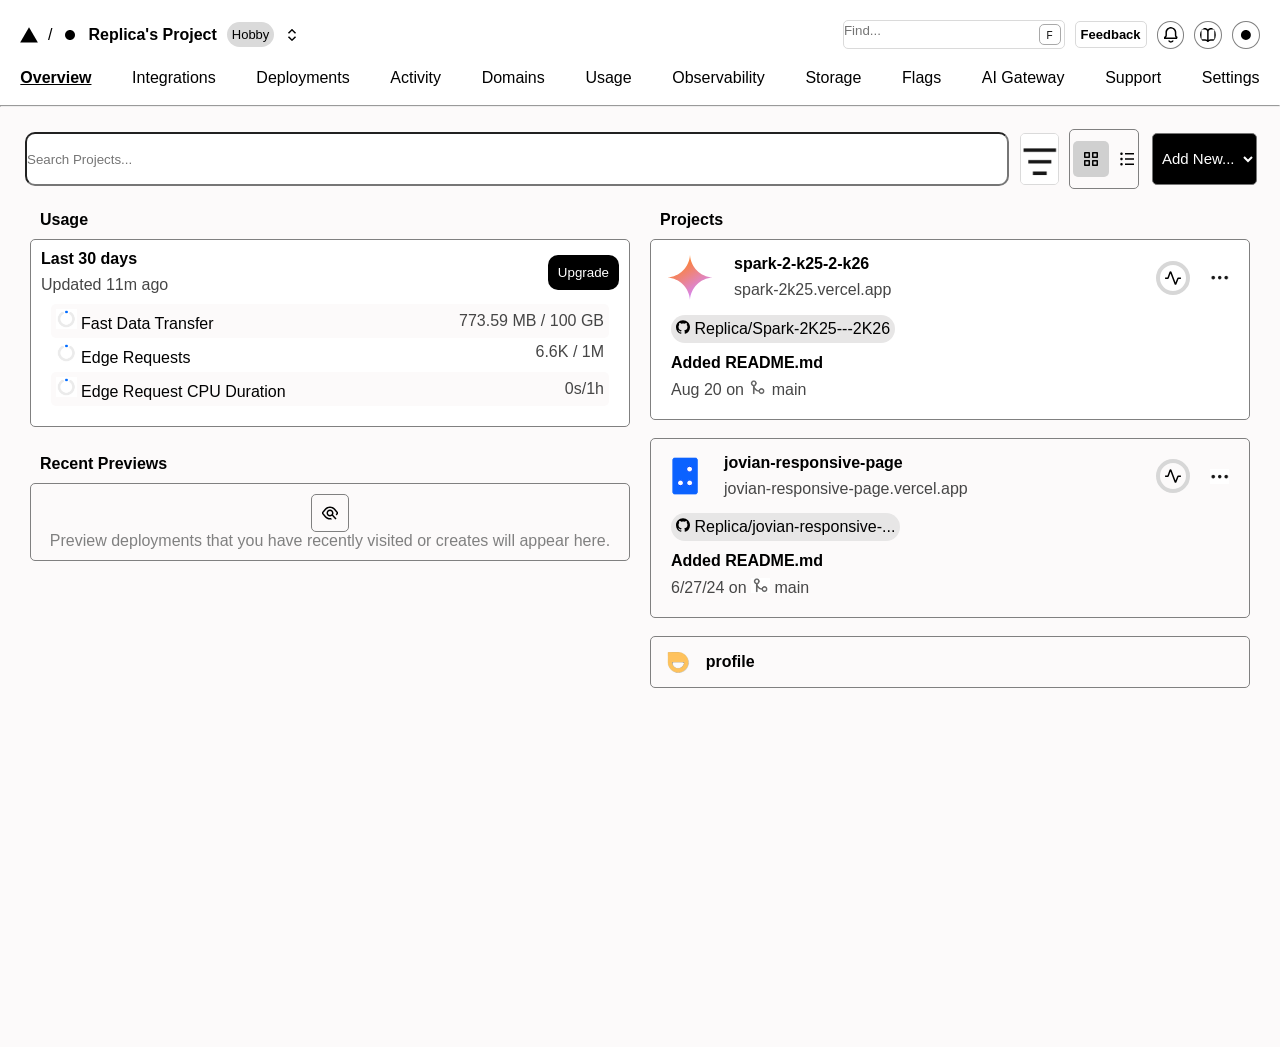
<file: index.html>
<!DOCTYPE html>
<html lang="en">
<head>
    <meta charset="UTF-8">
    <meta name="viewport" content="width=device-width, initial-scale=1.0">
    <link rel="icon" href="/VercelFavicon.ico" type="image/x-icon">
    <title>Replica's Project</title>
    <link rel="stylesheet" href="style1.css">
</head>
<body>

    <!-- NAVBAR -->

    <header>

    <!-- NAVBAR-SECTION1 -->
    <div class="navbar-section1">
        <!-- NAVBAR-SECTION1-PART1 -->
        <div class="navbar-section1-part1">
            <?xml version="1.0" encoding="UTF-8"?>
            <svg xmlns="http://www.w3.org/2000/svg" aria-label="Vercel Logo" fill="black" viewBox="0 0 75 65" height="18" width="18">
                <path d="M37.59.25l36.95 64H.64l36.95-64z"></path>
            </svg>
            <span>/</span>
            <svg xmlns="http://www.w3.org/2000/svg" class="bell-module__AXcxMG__statusIcon" data-testid="geist-icon" height="16" stroke-linejoin="round" viewBox="0 0 16 16" width="16">          <!--STYLE ADDED-->
                <path d="M13 8C13 10.7614 10.7614 13 8 13C5.23858 13 3 10.7614 3 8C3 5.23858 5.23858 3 8 3C10.7614 3 13 5.23858 13 8Z" fill="black"></path>
            </svg>
            <h4>Replica's Project</h4>
            <p>Hobby</p>
            <?xml version="1.0" encoding="UTF-8"?>
            <svg xmlns="http://www.w3.org/2000/svg" data-testid="geist-icon" height="16" stroke-linejoin="round" viewBox="0 0 16 16" width="16">
                <path fill-rule="evenodd" clip-rule="evenodd" d="M8.7071 2.39644C8.31658 2.00592 7.68341 2.00592 7.29289 2.39644L4.46966 5.21966L3.93933 5.74999L4.99999 6.81065L5.53032 6.28032L7.99999 3.81065L10.4697 6.28032L11 6.81065L12.0607 5.74999L11.5303 5.21966L8.7071 2.39644ZM5.53032 9.71966L4.99999 9.18933L3.93933 10.25L4.46966 10.7803L7.29289 13.6035C7.68341 13.9941 8.31658 13.9941 8.7071 13.6035L11.5303 10.7803L12.0607 10.25L11 9.18933L10.4697 9.71966L7.99999 12.1893L5.53032 9.71966Z" fill="black"></path>
            </svg>
        </div>
        <!-- NAVBAR-SECTION1-PART2 -->
        <div class="navbar-section1-part2">
            <div class="navbar-textbox">
                <input class = "input-field" type="text" placeholder="Find..." style="border-radius: 5px;">
                <button class="input-button">F</button>                                     <!--STYLE ADDED-->
            </div>
            <p style="font-weight: bold;">Feedback</p>
            <?xml version="1.0" encoding="UTF-8"?>
            <svg xmlns="http://www.w3.org/2000/svg" class="bell-module__AXcxMG__svgNoPointerEvents" data-testid="geist-icon" height="16" stroke-linejoin="round" viewBox="0 0 16 16" width="16">
                <path fill-rule="evenodd" clip-rule="evenodd" d="M7.9925 0C4.95079 0 2.485 2.46579 2.485 5.5075V8.22669C2.485 8.77318 2.21321 9.28388 1.75992 9.58912L1.33108 9.8779L1 10.1009V10.5V11.25V12H1.75H14.25H15V11.25V10.5V10.0986L14.666 9.87596L14.2306 9.58565C13.7741 9.28137 13.5 8.76913 13.5 8.22059V5.5075C13.5 2.46579 11.0342 0 7.9925 0ZM3.985 5.5075C3.985 3.29422 5.77922 1.5 7.9925 1.5C10.2058 1.5 12 3.29422 12 5.5075V8.22059C12 9.09029 12.36 9.91233 12.9801 10.5H3.01224C3.62799 9.91235 3.985 9.09303 3.985 8.22669V5.5075ZM10.7486 13.5H9.16778L9.16337 13.5133C9.09591 13.716 8.94546 13.9098 8.72067 14.0501C8.52343 14.1732 8.27577 14.25 8.00002 14.25C7.72426 14.25 7.47661 14.1732 7.27936 14.0501C7.05458 13.9098 6.90412 13.716 6.83666 13.5133L6.83225 13.5H5.25143L5.41335 13.9867C5.60126 14.5516 5.99263 15.0152 6.48523 15.3226C6.92164 15.5949 7.44461 15.75 8.00002 15.75C8.55542 15.75 9.07839 15.5949 9.5148 15.3226C10.0074 15.0152 10.3988 14.5516 10.5867 13.9867L10.7486 13.5Z" fill="black"></path>
            </svg>
            <?xml version="1.0" encoding="UTF-8"?>
            <svg xmlns="http://www.w3.org/2000/svg" class="!text-gray-1000" data-testid="geist-icon" height="16" stroke-linejoin="round" viewBox="0 0 16 16" width="16">
                <path fill-rule="evenodd" clip-rule="evenodd" d="M0 1H0.75H5C6.2267 1 7.31583 1.58901 8 2.49963C8.68417 1.58901 9.7733 1 11 1H15.25H16V1.75V13V13.75H15.25H10.7426C10.1459 13.75 9.57361 13.9871 9.15165 14.409L8.53033 15.0303H7.46967L6.84835 14.409C6.42639 13.9871 5.8541 13.75 5.25736 13.75H0.75H0V13V1.75V1ZM7.25 4.75C7.25 3.50736 6.24264 2.5 5 2.5H1.5V12.25H5.25736C5.96786 12.25 6.65758 12.4516 7.25 12.8232V4.75ZM8.75 12.8232V4.75C8.75 3.50736 9.75736 2.5 11 2.5H14.5V12.25H10.7426C10.0321 12.25 9.34242 12.4516 8.75 12.8232Z" fill="black"></path>
            </svg>
            <?xml version="1.0" encoding="UTF-8"?>
            <svg xmlns="http://www.w3.org/2000/svg" class="bell-module__AXcxMG__statusIcon" data-testid="geist-icon" height="16" stroke-linejoin="round" viewBox="0 0 16 16" width="16">
                <path d="M13 8C13 10.7614 10.7614 13 8 13C5.23858 13 3 10.7614 3 8C3 5.23858 5.23858 3 8 3C10.7614 3 13 5.23858 13 8Z" fill="black"></path>
            </svg>
        </div>
     </div>

     <!-- NAVBAR-SECTION2 -->
     <div class="navbar-section2">
        <p style="font-weight: bold; text-decoration: underline;">Overview</p>
        <p>Integrations</p>
        <p>Deployments</p>
        <p>Activity</p>
        <p>Domains</p>
        <p>Usage</p>
        <p>Observability</p>
        <p>Storage</p>
        <p>Flags</p>
        <p>AI Gateway</p>
        <p>Support</p>
        <p>Settings</p>
     </div>
     <br>

    </header>
    <hr>



    <!-- MAIN-BODY -->

    <div class="main-body">

        <!-- MAIN-BODY1 -->
        <div class="main-body1">
            <div class="main-body1-textbox">
                <input type="text" class="proj-searchbox" placeholder="Search Projects...">
            </div>
            <img src="filtericon.png" height="49.77" style="border: 1px solid rgb(218, 218, 218); border-radius: 5px;">                     <!--STYLE ADDED-->    
            <div class="main-body1-icons">
                <?xml version="1.0" encoding="UTF-8"?>                      
                <svg xmlns="http://www.w3.org/2000/svg" data-testid="geist-icon" height="16" stroke-linejoin="round" viewBox="0 0 16 16" width="16" style="border: none grey; background-color: rgb(208, 208, 208); border-radius: 5px; padding: 10px;">                   <!-- BORDER APPLIED -->
                    <path fill-rule="evenodd" clip-rule="evenodd" d="M2.5 5.5V2.5H5.5V5.5H2.5ZM1 2C1 1.44772 1.44772 1 2 1H6C6.55228 1 7 1.44772 7 2V6C7 6.55228 6.55228 7 6 7H2C1.44772 7 1 6.55228 1 6V2ZM2.5 13.5V10.5H5.5V13.5H2.5ZM1 10C1 9.44772 1.44772 9 2 9H6C6.55228 9 7 9.44772 7 10V14C7 14.5523 6.55228 15 6 15H2C1.44772 15 1 14.5523 1 14V10ZM10.5 2.5V5.5H13.5V2.5H10.5ZM10 1C9.44772 1 9 1.44772 9 2V6C9 6.55228 9.44772 7 10 7H14C14.5523 7 15 6.55228 15 6V2C15 1.44772 14.5523 1 14 1H10ZM10.5 13.5V10.5H13.5V13.5H10.5ZM9 10C9 9.44772 9.44772 9 10 9H14C14.5523 9 15 9.44772 15 10V14C15 14.5523 14.5523 15 14 15H10C9.44772 15 9 14.5523 9 14V10Z" fill="black"></path>
                </svg>
                <?xml version="1.0" encoding="UTF-8"?>
                <svg xmlns="http://www.w3.org/2000/svg" data-testid="geist-icon" height="16" stroke-linejoin="round" viewBox="0 0 16 16" width="16">
                    <path fill-rule="evenodd" clip-rule="evenodd" d="M2.5 4C3.19036 4 3.75 3.44036 3.75 2.75C3.75 2.05964 3.19036 1.5 2.5 1.5C1.80964 1.5 1.25 2.05964 1.25 2.75C1.25 3.44036 1.80964 4 2.5 4ZM2.5 9.25C3.19036 9.25 3.75 8.69036 3.75 8C3.75 7.30964 3.19036 6.75 2.5 6.75C1.80964 6.75 1.25 7.30964 1.25 8C1.25 8.69036 1.80964 9.25 2.5 9.25ZM3.75 13.25C3.75 13.9404 3.19036 14.5 2.5 14.5C1.80964 14.5 1.25 13.9404 1.25 13.25C1.25 12.5596 1.80964 12 2.5 12C3.19036 12 3.75 12.5596 3.75 13.25ZM6.75 2H6V3.5H6.75H14.25H15V2H14.25H6.75ZM6.75 7.25H6V8.75H6.75H14.25H15V7.25H14.25H6.75ZM6.75 12.5H6V14H6.75H14.25H15V12.5H14.25H6.75Z" fill="black"></path>
                </svg>
            </div>
            <div class="main-body1-select">   
            <select class="search-select" style="background-color: black; color: white; height: 52.77px ;padding: 5px; font-size: 15px; border-radius: 5px;">                       <!-- STYLE APPLIED -->
                    <option>Add New...</option>
            </select>
            </div>
        </div>


        <!-- MAIN-BODY2 -->
        <div class="main-body2">

            <!-- MAIN-BODY2-Part1 -->
             <div class="main-body2-part1">
                <h4 style="margin: 10px;">Usage</h4>                                 <!-- MARGIN ADDED-->
                <div class="body2-box1">
                    <div class="box1-section1">
                        <div class="box1-section1-part1">                                 
                            <p style="font-weight: bold; padding-bottom: 8px;">Last 30 days</p>
                            <p style="color: rgb(70, 70, 70);">Updated 11m ago</p>
                        </div>
                        <button style="background-color: black; color: white; padding: 10px; border-radius: 10px; border: none;">Upgrade</button>             <!-- STYLE APPLIED -->
                    </div>
                    <div class="box1-section2">
                        <div class="section2-part1">
                            <p><img src="Progress-circle.png" height="20px"> Fast Data Transfer</p>
                            <p style="color: rgb(70, 70, 70);">773.59 MB / 100 GB</p>
                        </div>
                        <div class="section2-part2">
                            <p><img src="Progress-circle.png" height="20px"> Edge Requests</p>
                            <p style="color: rgb(70, 70, 70);">6.6K / 1M</p>
                        </div>
                        <div class="section2-part3">
                            <p><img src="Progress-circle.png" height="20px"> Edge Request CPU Duration</p>
                            <p style="color: rgb(70, 70, 70);">0s/1h</p>
                        </div>
                    </div>
                </div>  <br>
                <h4 style="margin: 10px;">Recent Previews</h4>                               <!-- MARGIN ADDED-->
                <div class="body2-part2"> 
                    <svg data-testid="geist-icon" height="16" stroke-linejoin="round" style="color: currentcolor;" viewBox="0 0 16 16" width="16" class="b2b2-svg">
                        <path fill-rule="evenodd" clip-rule="evenodd" d="M4.02174 4.76932C6.11625 2.33698 9.8838 2.33698 11.9783 4.76932L14.7603 7.99999L13.6664 9.27031L14.6934 10.3764L16.3184 8.48938V7.5106L13.115 3.79054C10.422 0.663244 5.57803 0.663247 2.88509 3.79054L-0.318298 7.5106V8.48938L2.88509 12.2094C4.7342 14.3568 7.59749 15.0297 10.0822 14.2281L8.9183 12.9747C7.16767 13.2832 5.28865 12.7019 4.02174 11.2307L1.23978 7.99999L4.02174 4.76932ZM8 6C6.89543 6 6 6.89543 6 8C6 9.10457 6.89543 10 8 10C9.10457 10 10 9.10457 10 8C10 6.89543 9.10457 6 8 6ZM4.5 8C4.5 6.067 6.067 4.5 8 4.5C9.933 4.5 11.5 6.067 11.5 8C11.5 8.63488 11.331 9.23028 11.0354 9.74364L14.0496 12.9897L14.5599 13.5393L13.4607 14.5599L12.9504 14.0103L10.0223 10.857C9.4512 11.262 8.7534 11.5 8 11.5C6.067 11.5 4.5 9.933 4.5 8Z" fill="currentColor"/>
                    </svg>
                    <p style="color: gray; justify-content: center;">Preview deployments that you have recently visited or creates will appear here.</p>
                </div>
             </div>
            

            <!-- MAIN-BODY2-PART2 -->
             <div class="main-body2-part2">
                <h4 style="margin: 10px;">Projects</h4>                     <!-- MARGIN ADDED-->
                <!-- MAIN-BODY2-BOX1 -->
                <div class="body2-box1">
                    <div class="box1-section1">
                        <div class="section1-part1">
                            <svg width="48" height="48" viewBox="0 0 48 48" fill="none" xmlns="http://www.w3.org/2000/svg">
                                <path d="M24 0C24.815 12.902 35.098 23.185 48 24C35.098 24.815 24.815 35.098 24 48C23.185 35.098 12.902 24.815 0 24C12.902 23.185 23.185 12.902 24 0Z" fill="url(#paint0_linear_133_1389)"/>
                                <defs>
                                <linearGradient id="paint0_linear_133_1389" x1="2.37736" y1="-4.98113" x2="33" y2="43.5" gradientUnits="userSpaceOnUse">
                                <stop offset="0.281605" stop-color="#FF812A"/>
                                <stop offset="1" stop-color="#D387FF"/>
                                </linearGradient>
                                </defs>
                            </svg>
                            <div class="section1-part1-1" style="padding-left: 20px; row-gap: 10px;">
                                <p style="font-weight: bold; color: black;">spark-2-k25-2-k26</p>                                              <!-- STYLE ADDED-->
                                <p style="color: rgb(70, 70, 70); padding-top: 8px;">spark-2k25.vercel.app</p>                                  <!-- STYLE ADDED-->
                            </div>
                        </div>
                        <?xml version="1.0" encoding="UTF-8"?>
                        <div class="section1-part1-2">
                            <svg xmlns="http://www.w3.org/2000/svg" data-testid="geist-icon" height="16" stroke-linejoin="round" viewBox="0 0 16 16" width="16" style="border: 4px solid rgb(215, 215, 215); border-radius: 50%; padding: 5px;">                       <!-- BORDER APPLIED -->
                            <path fill-rule="evenodd" clip-rule="evenodd" d="M5.51324 3.62367L3.76375 8.34731C3.61845 8.7396 3.24433 8.99999 2.826 8.99999H0.75H0V7.49999H0.75H2.47799L4.56666 1.86057C4.88684 0.996097 6.10683 0.988493 6.43776 1.84891L10.5137 12.4463L12.2408 8.1286C12.3926 7.74894 12.7604 7.49999 13.1693 7.49999H15.25H16V8.99999H15.25H13.5078L11.433 14.1868C11.0954 15.031 9.8976 15.023 9.57122 14.1744L5.51324 3.62367Z" fill="black"></path>
                            </svg>
                        <img src="threedots.png" style="height: 15px;">                                              <!-- STYLE ADDED-->
                        </div>
                    </div>
                    <div class="box1-section2">
                         <p style="border: none; background-color: rgb(231, 230, 230); border-radius: 20px; padding: 5px; width: fit-content;">                 <!-- STYLE ADDED -->
                            <?xml version="1.0" encoding="UTF-8"?>
                            <svg xmlns="http://www.w3.org/2000/svg" aria-label="github" height="14" viewBox="0 0 14 14" width="14" class="m-0.5 shrink-0">
                              <path d="M7 .175c-3.872 0-7 3.128-7 7 0 3.084 2.013 5.71 4.79 6.65.35.066.482-.153.482-.328v-1.181c-1.947.415-2.363-.941-2.363-.941-.328-.81-.787-1.028-.787-1.028-.634-.438.044-.416.044-.416.7.044 1.071.722 1.071.722.635 1.072 1.641.766 2.035.59.066-.459.24-.765.437-.94-1.553-.175-3.193-.787-3.193-3.456 0-.766.262-1.378.721-1.881-.065-.175-.306-.897.066-1.86 0 0 .59-.197 1.925.722a6.754 6.754 0 0 1 1.75-.24c.59 0 1.203.087 1.75.24 1.335-.897 1.925-.722 1.925-.722.372.963.131 1.685.066 1.86.46.48.722 1.115.722 1.88 0 2.691-1.641 3.282-3.194 3.457.24.219.481.634.481 1.29v1.926c0 .197.131.415.481.328C11.988 12.884 14 10.259 14 7.175c0-3.872-3.128-7-7-7z" fill="black" fill-rule="nonzero"></path>
                            </svg>
                            Replica/Spark-2K25---2K26
                        </p>
                        <p style="font-weight: bold; padding-top: 2%;">Added README.md</p>                             <!-- STYLE ADDED-->
                        <p style="color: rgb(70, 70, 70); padding-top: 8px;">                                       <!-- STYLE ADDED-->
                            Aug 20 on <img src="branch.png" style="height: 15px;"> main
                        </p>
                    </div>
                </div>              <br>
                <!-- MAIN-BODY2-BOX2 -->
                <div class="body2-box2">
                    <div class="box2-section1">
                        <div class="section1-part1">
                            <img src="favicon2.png" style="height: 38px; margin-top: 3px;">
                            <div class="section1-part1-1" style="padding-left: 20px; row-gap: 10px;">
                                <p style="font-weight: bold;">jovian-responsive-page</p>                                       
                                <p style="color: rgb(70, 70, 70); padding-top: 8px;">jovian-responsive-page.vercel.app</p>
                            </div>                                                     
                        </div>
                        <div class="section1-part1-2">
                            <?xml version="1.0" encoding="UTF-8"?>
                            <svg xmlns="http://www.w3.org/2000/svg" data-testid="geist-icon" height="16" stroke-linejoin="round" viewBox="0 0 16 16" width="16" style="border: 4px solid rgb(215, 215, 215); border-radius:50%; padding: 5px;">                         <!-- BORDER APPLIED -->
                              <path fill-rule="evenodd" clip-rule="evenodd" d="M5.51324 3.62367L3.76375 8.34731C3.61845 8.7396 3.24433 8.99999 2.826 8.99999H0.75H0V7.49999H0.75H2.47799L4.56666 1.86057C4.88684 0.996097 6.10683 0.988493 6.43776 1.84891L10.5137 12.4463L12.2408 8.1286C12.3926 7.74894 12.7604 7.49999 13.1693 7.49999H15.25H16V8.99999H15.25H13.5078L11.433 14.1868C11.0954 15.031 9.8976 15.023 9.57122 14.1744L5.51324 3.62367Z" fill="black"></path>
                            </svg>
                            <img src="threedots.png" style="height: 15px;">                               <!-- STYLE ADDED-->
                        </div>
                    </div>
                    <div class="box2-section2">
                        <p style="border: none; background-color: rgb(231, 230, 230); border-radius: 20px; padding: 5px; width: fit-content;">                         <!-- BORDER APPLIED -->
                            <?xml version="1.0" encoding="UTF-8"?>
                            <svg xmlns="http://www.w3.org/2000/svg" aria-label="github" height="14" viewBox="0 0 14 14" width="14" class="m-0.5 shrink-0">
                              <path d="M7 .175c-3.872 0-7 3.128-7 7 0 3.084 2.013 5.71 4.79 6.65.35.066.482-.153.482-.328v-1.181c-1.947.415-2.363-.941-2.363-.941-.328-.81-.787-1.028-.787-1.028-.634-.438.044-.416.044-.416.7.044 1.071.722 1.071.722.635 1.072 1.641.766 2.035.59.066-.459.24-.765.437-.94-1.553-.175-3.193-.787-3.193-3.456 0-.766.262-1.378.721-1.881-.065-.175-.306-.897.066-1.86 0 0 .59-.197 1.925.722a6.754 6.754 0 0 1 1.75-.24c.59 0 1.203.087 1.75.24 1.335-.897 1.925-.722 1.925-.722.372.963.131 1.685.066 1.86.46.48.722 1.115.722 1.88 0 2.691-1.641 3.282-3.194 3.457.24.219.481.634.481 1.29v1.926c0 .197.131.415.481.328C11.988 12.884 14 10.259 14 7.175c0-3.872-3.128-7-7-7z" fill="black" fill-rule="nonzero"></path>
                            </svg>
                            Replica/jovian-responsive-...
                        </p>
                        <p style="font-weight: bold; padding-top: 2%">Added README.md</p>                                <!-- STYLE ADDED-->
                        <p style="color: rgb(70, 70, 70); padding-top: 8px;">                                         <!-- STYLE ADDED-->
                            6/27/24 on <img src="branch.png" style="height: 15px;"> main                                   
                        </p>
                    </div>
                </div>         <br>
                <!-- MAIN-BODY2-BOX3 -->
                <div class="body2-box3">
                    <img src="favicon3.png" height="30px">
                    <p style="font-weight: bold; padding-left: 10px;">profile</p>                         <!-- STYLE ADDED-->
                </div>

             </div>
            
         </div>
         
        
        
    </div>
    




</body>
</html>
</file>
<file: style1.css>
* {
    margin: 0;
    padding: 0;
    font-family: Helvetica;
}



/* NAVBAR */

.navbar-section1 {
    display: flex;
    justify-content: space-between;
    margin: 20px;
}
.navbar-section1-part1 {
    display: flex;
    align-items: center;
    gap: 10px;
}
.navbar-section1-part1 p {
    border: none grey;
    background-color: rgb(218, 218, 218);
    border-radius: 15px;
    font-size: small;
    padding: 5px;
}
.navbar-section1-part2 {
    display: flex;
    align-items: center;
    gap: 10px;
}

.navbar-section1-part2 p {
    border: 1px solid rgb(218, 218, 218);
    border-radius: 5px;
    font-size: small;
    padding: 5px;
}
.navbar-section1-part2 svg {
    border: 1px solid rgb(218, 218, 218);
    width: 30px;
}

.navbar-textbox {
    border: 1px solid rgb(218, 218, 218);
    display: inline-block;
    width: 100%;
    border-radius: 5px;
}

.navbar-textbox input:focus, .navbar-textbox input:active {
    outline: none;
}
.navbar-textbox input {
    width: 80%;
    border: none;
}

.navbar-textbox button {
    float: right;
    background-color: white;
    border: 1px solid #a9a9a9;
    border-radius: 5px;
    font-size: 10px;
    margin: 3px;
    padding-top: 5px;
    padding-right: 7px;
    padding-bottom: 3px;
    padding-left: 7px;
}

.navbar-section1-part2 svg {
    border: 1px solid grey;
    border-radius: 50%;
    padding: 5px;
}
.navbar-section2 {
    display: flex;
    justify-content: space-around;
    align-items: center;
}


/* MAIN-BODY */

.main-body {
    background-color: rgb(252, 250, 250);
    min-height: 100vh;
    padding: 20px;
}
.main-body1 {
    display: flex;
    /* justify-content: space-between; */
    align-items: center;
    gap: 10px;
}
.proj-searchbox {
    height:50px;
    border-radius: 10px;
    width: 100%;
}

.main-body1-icons {
    border: 1px solid grey;
    display: flex;
    align-items: center;
    border-radius: 5px;
    padding-left: 5px;
    padding-right: 5px;
    gap: 10px;
}
.main-body1-textbox {
    padding: 5px;
}
.main-body1-icons, .main-body1-select {
    height: 52.77px;
    padding: 3px;
}

.main-body1-textbox {
    width: 100%;
}

.search-select {
    border-radius: 10px;
}


.main-body2 {
    display: flex;
    justify-content: space-between;
    /* align-items: center; */
}

.main-body2-part1, .main-body2-part2 {
    width: 49%;
    padding: 10px;
} 

.body2-box1 {
    border: 1px solid grey;
    background-color: rgb(255, 255, 255);
    padding: 10px;
    border-radius: 5px;
}

.box1-section1 {
    display: flex;
    justify-content: space-between;
    align-items: center;

}

.box1-section2, .box2-section2 {
    padding: 10px;
}

.section1-part1 {
    padding: 5px;
    display: flex;
    justify-content: space-between;
}
.section1-part1 svg {
    height: 45px;
}
.section1-part1-2 {
    display: flex;
    align-items: center;
    gap: 20px;
    padding: 10px;
}

.section2-part1, .section2-part3 {
    display: flex;
    justify-content: space-between;
    align-items: center;
    border: 0px solid rgb(247, 246, 246);
    background-color: rgb(252, 250, 250);
    border-radius: 5px;
    padding: 5px;
}
.section2-part2 {
    display: flex;
    border: 0px solid white;
    justify-content: space-between;
    padding: 5px;
}


.body2-box2 {
    border: 1px solid grey;
    border-radius: 5px;
    padding: 10px;
    display: column;
    align-content: center;
    justify-content: center;
}
.body2-part2 svg {
    padding: 10px;
    border: 1px solid grey;
    border-radius: 5px;
    size: 50px;
}
.body2-part2 {
    border: 1px solid grey;
    border-radius: 5px;
    padding: 10px;
    display: flex;
    flex-direction: column;
    align-items: center;
}
.box2-section1 {
    display: flex;
    justify-content: space-between;
    align-items: center;
}


.body2-box1 {
    border: 1px solid grey;
    border-radius: 5px;
    padding: 10px;
}
.body2-box2 {
    border: 1px solid grey;
    border-radius: 5px;
    padding: 10px;
}
.body2-box3 {
    border: 1px solid grey;
    border-radius: 5px;
    padding: 10px;
    display: flex;
    align-items: center;
}
</file>
